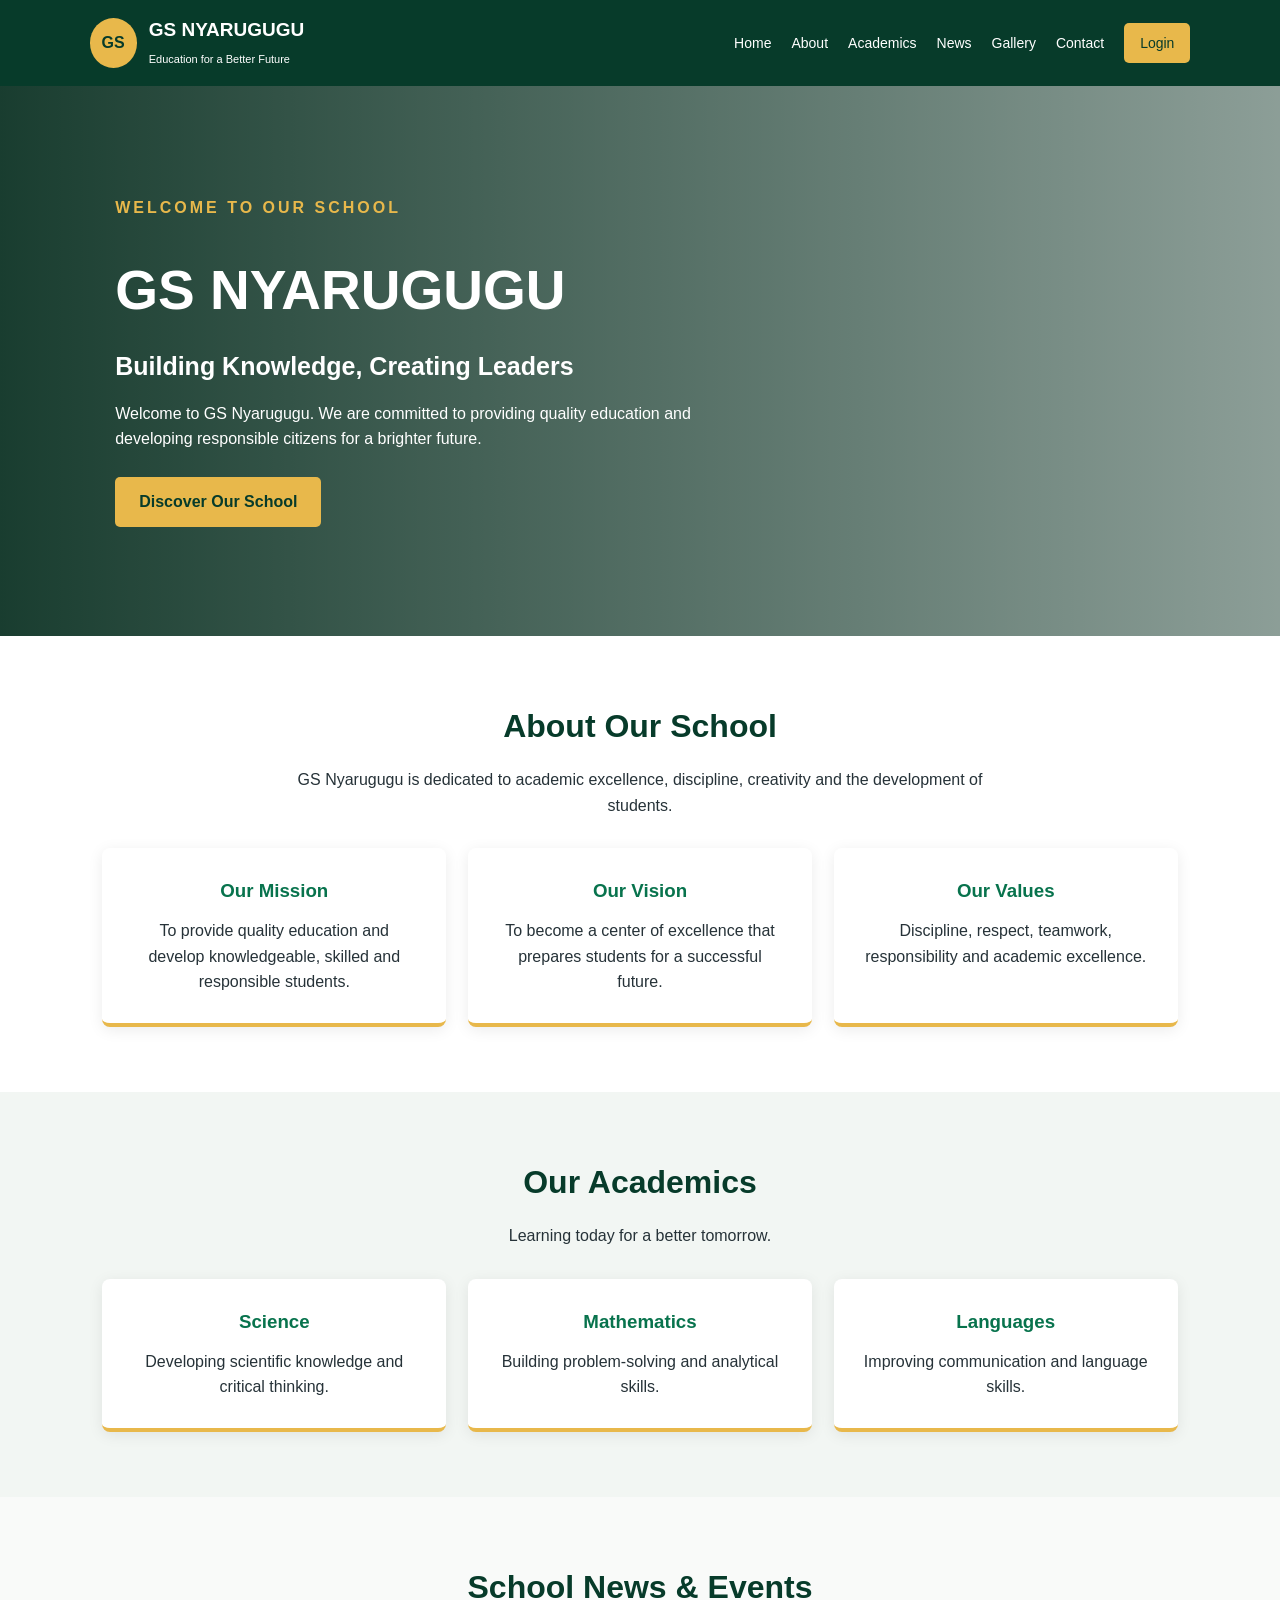
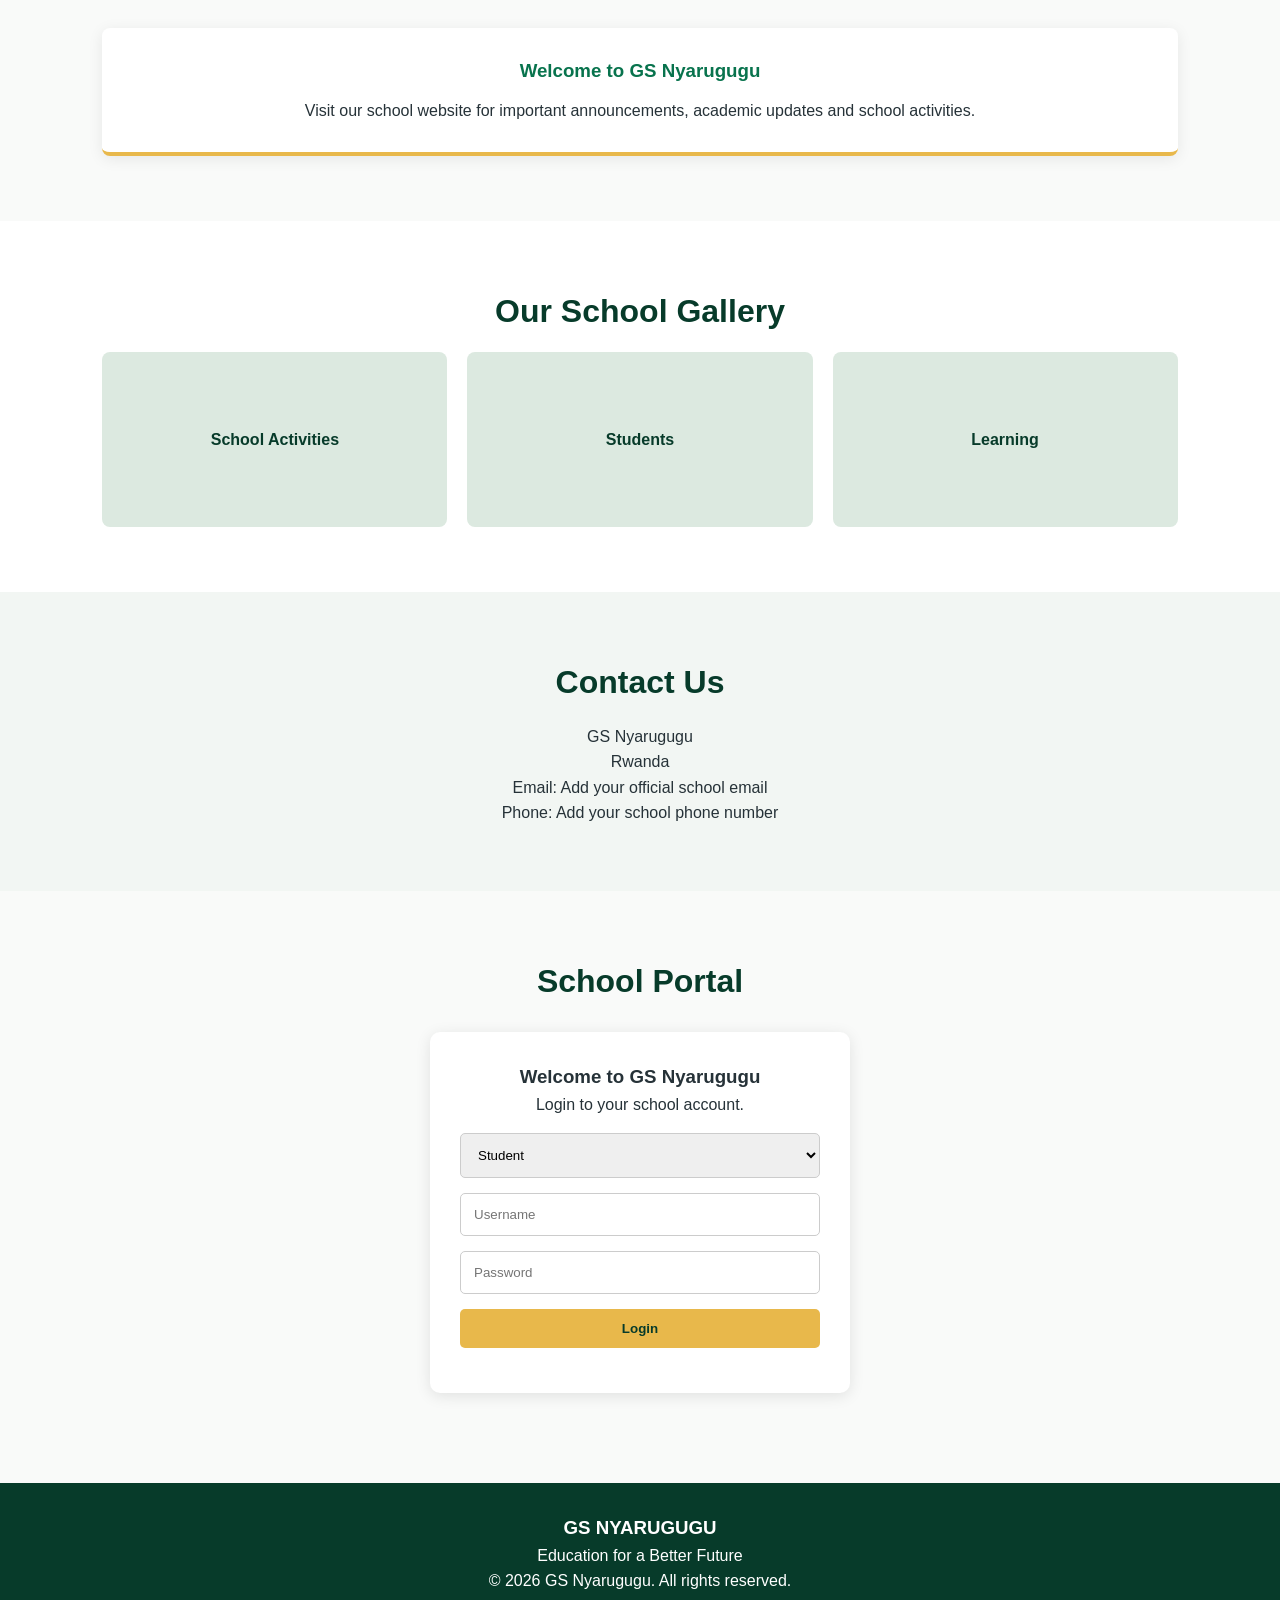
<file: index.html>
<!DOCTYPE html>
<html lang="en">
<head>
    <meta charset="UTF-8">
    <meta name="viewport" content="width=device-width, initial-scale=1.0">
    <title>GS Nyarugugu | Official School Website</title>
    <link rel="stylesheet" href="style.css">
</head>
<body>

<header>
    <div class="logo">
        <div class="logo-icon">GS</div>
        <div>
            <h2>GS NYARUGUGU</h2>
            <small>Education for a Better Future</small>
        </div>
    </div>

    <button class="menu-btn" onclick="toggleMenu()">☰</button>

    <nav id="navigation">
        <a href="#home">Home</a>
        <a href="#about">About</a>
        <a href="#academics">Academics</a>
        <a href="#news">News</a>
        <a href="#gallery">Gallery</a>
        <a href="#contact">Contact</a>
        <a href="#login" class="login-btn">Login</a>
    </nav>
</header>

<section class="hero" id="home">
    <div class="hero-content">
        <p class="welcome">WELCOME TO OUR SCHOOL</p>
        <h1>GS NYARUGUGU</h1>
        <h2>Building Knowledge, Creating Leaders</h2>
        <p>
            Welcome to GS Nyarugugu. We are committed to providing
            quality education and developing responsible citizens
            for a brighter future.
        </p>
        <a href="#about" class="btn">Discover Our School</a>
    </div>
</section>

<section class="section" id="about">
    <h2 class="section-title">About Our School</h2>
    <p class="intro">
        GS Nyarugugu is dedicated to academic excellence,
        discipline, creativity and the development of students.
    </p>

    <div class="cards">
        <div class="card">
            <h3>Our Mission</h3>
            <p>To provide quality education and develop knowledgeable,
            skilled and responsible students.</p>
        </div>

        <div class="card">
            <h3>Our Vision</h3>
            <p>To become a center of excellence that prepares students
            for a successful future.</p>
        </div>

        <div class="card">
            <h3>Our Values</h3>
            <p>Discipline, respect, teamwork, responsibility and
            academic excellence.</p>
        </div>
    </div>
</section>

<section class="section academics" id="academics">
    <h2 class="section-title">Our Academics</h2>
    <p class="intro">Learning today for a better tomorrow.</p>

    <div class="cards">
        <div class="card">
            <h3>Science</h3>
            <p>Developing scientific knowledge and critical thinking.</p>
        </div>

        <div class="card">
            <h3>Mathematics</h3>
            <p>Building problem-solving and analytical skills.</p>
        </div>

        <div class="card">
            <h3>Languages</h3>
            <p>Improving communication and language skills.</p>
        </div>
    </div>
</section>

<section class="section news" id="news">
    <h2 class="section-title">School News & Events</h2>

    <div class="card">
        <h3>Welcome to GS Nyarugugu</h3>
        <p>Visit our school website for important announcements,
        academic updates and school activities.</p>
    </div>
</section>

<section class="section" id="gallery">
    <h2 class="section-title">Our School Gallery</h2>
    <div class="gallery">
        <div class="gallery-item">School Activities</div>
        <div class="gallery-item">Students</div>
        <div class="gallery-item">Learning</div>
    </div>
</section>

<section class="section contact" id="contact">
    <h2 class="section-title">Contact Us</h2>
    <p>GS Nyarugugu</p>
    <p>Rwanda</p>
    <p>Email: Add your official school email</p>
    <p>Phone: Add your school phone number</p>
</section>


<section class="section login-section" id="login">
    <h2 class="section-title">School Portal</h2>

    <div class="login-card">
        <h3>Welcome to GS Nyarugugu</h3>
        <p>Login to your school account.</p>

        <select id="role">
            <option value="student">Student</option>
            <option value="teacher">Teacher</option>
            <option value="admin">Administrator</option>
        </select>

        <input type="text" id="username" placeholder="Username">

        <input type="password" id="password" placeholder="Password">

        <button class="btn" onclick="login()">Login</button>

        <p id="login-message"></p>
    </div>
</section>

<footer>
    <h3>GS NYARUGUGU</h3>
    <p>Education for a Better Future</p>
    <p>© <span id="year"></span> GS Nyarugugu. All rights reserved.</p>
</footer>

<script src="script.js"></script>
</body>
</html>
</file>
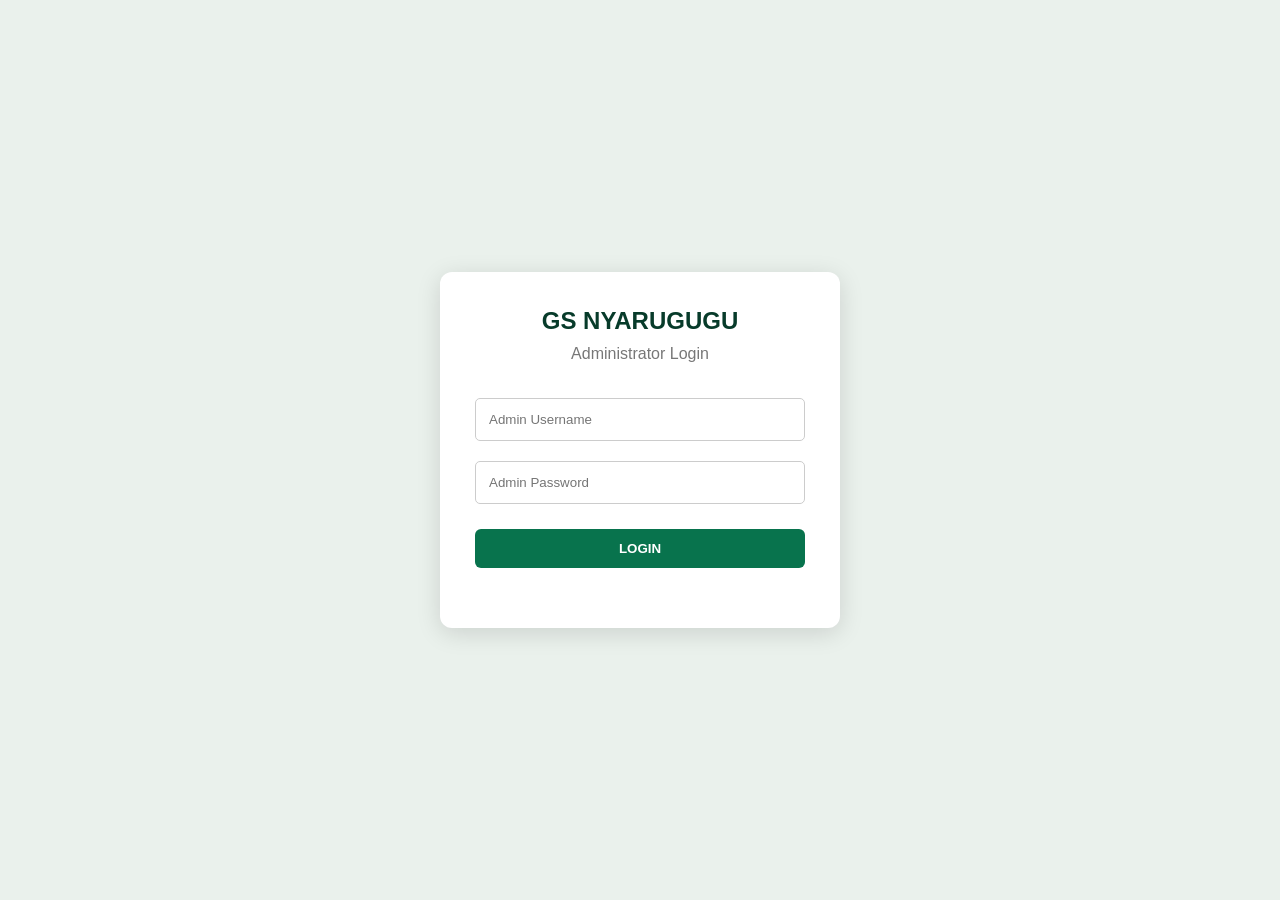
<file: admin-login.html>
<!DOCTYPE html>
<html lang="en">
<head>
    <meta charset="UTF-8">
    <meta name="viewport" content="width=device-width, initial-scale=1.0">
    <title>GS Nyarugugu Admin Login</title>
    <link rel="stylesheet" href="admin.css">
    <style>
        body {
            min-height: 100vh;
            display: flex;
            justify-content: center;
            align-items: center;
            background: #eaf1ec;
        }

        .login-box {
            width: 90%;
            max-width: 400px;
            background: white;
            padding: 35px;
            border-radius: 12px;
            box-shadow: 0 5px 25px #0002;
        }

        .login-box h2 {
            color: #073b2a;
            text-align: center;
            margin-bottom: 10px;
        }

        .login-box p {
            text-align: center;
            color: #777;
            margin-bottom: 25px;
        }

        .login-box input {
            width: 100%;
            padding: 13px;
            margin: 10px 0;
            border: 1px solid #ccc;
            border-radius: 5px;
        }

        .login-box button {
            width: 100%;
            margin-top: 15px;
        }

        #message {
            margin-top: 15px;
            font-size: 14px;
        }
    </style>
</head>
<body>

<div class="login-box">
    <h2>GS NYARUGUGU</h2>
    <p>Administrator Login</p>

    <form id="loginForm">
        <input type="text" id="username"
               placeholder="Admin Username" required>

        <input type="password" id="password"
               placeholder="Admin Password" required>

        <button type="submit" class="primary-btn">
            LOGIN
        </button>
    </form>

    <p id="message"></p>
</div>

<script src="admin-login.js"></script>
</body>
</html>
</file>
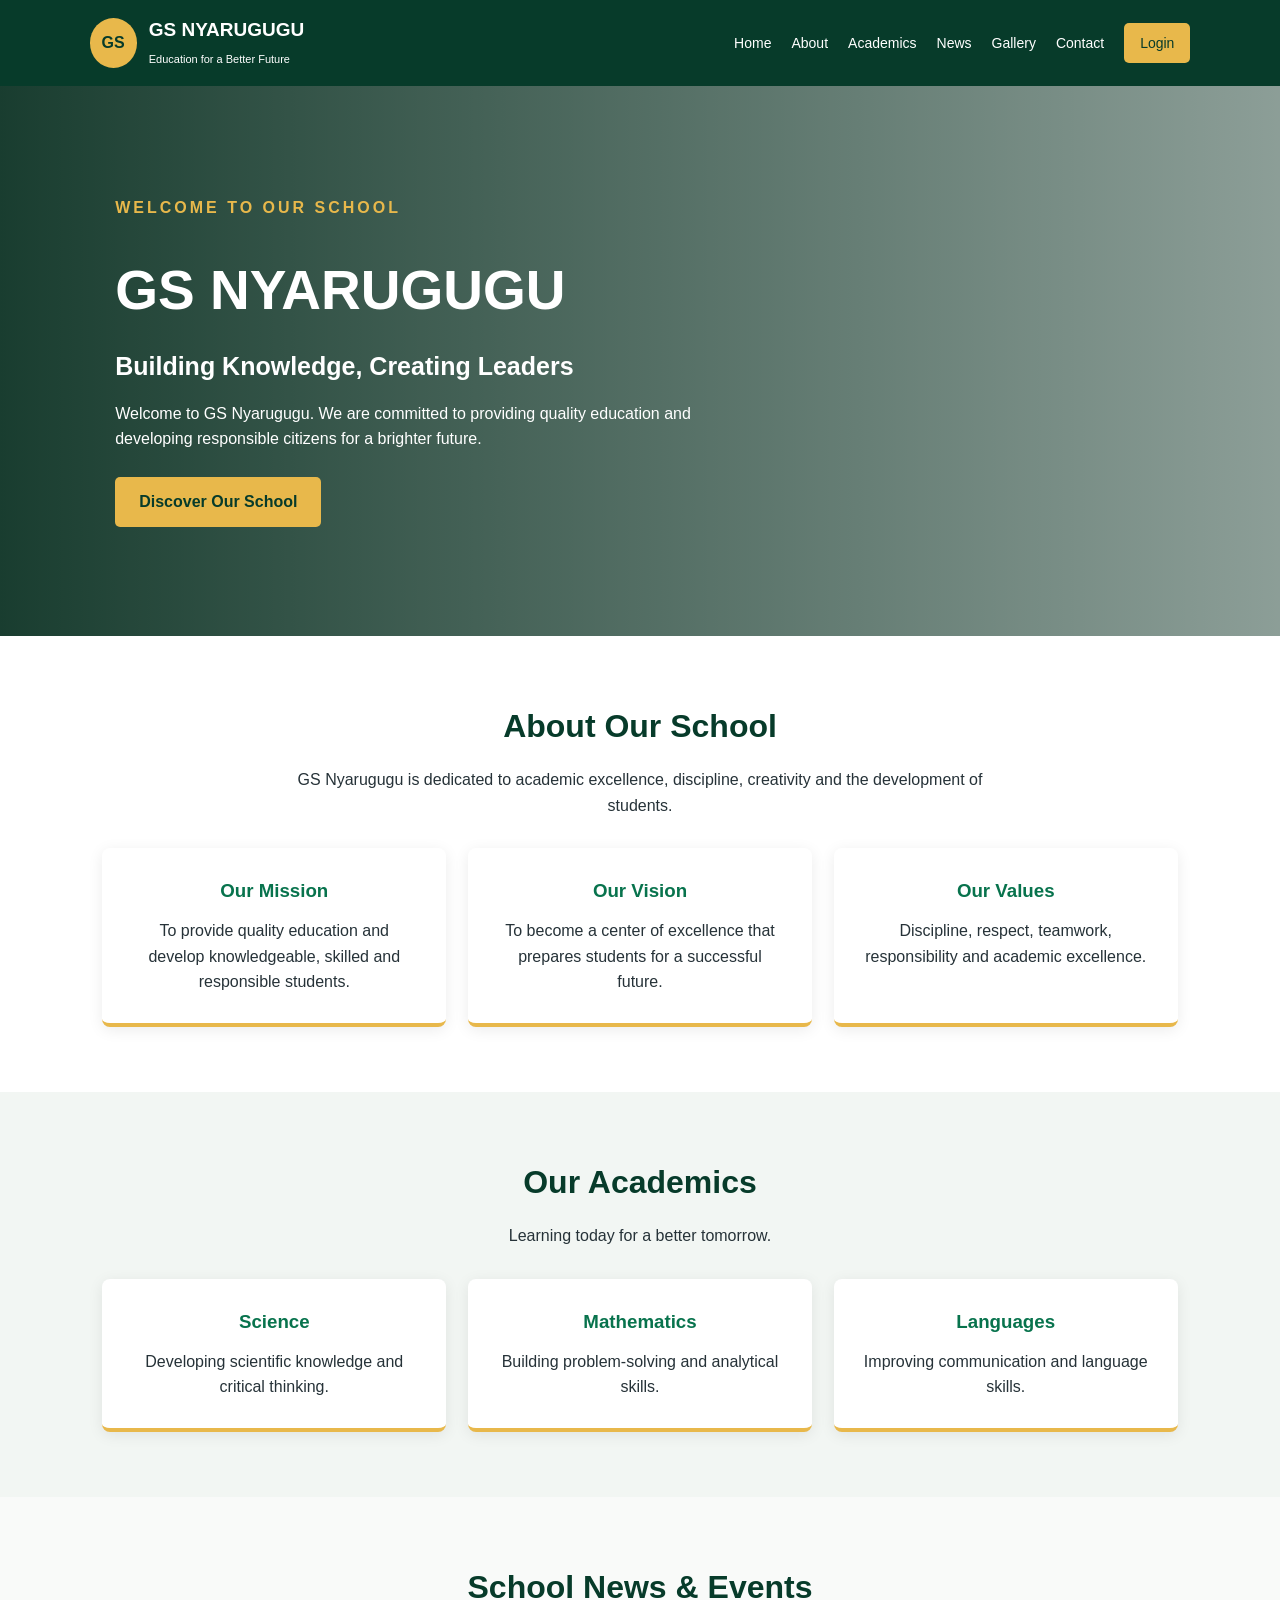
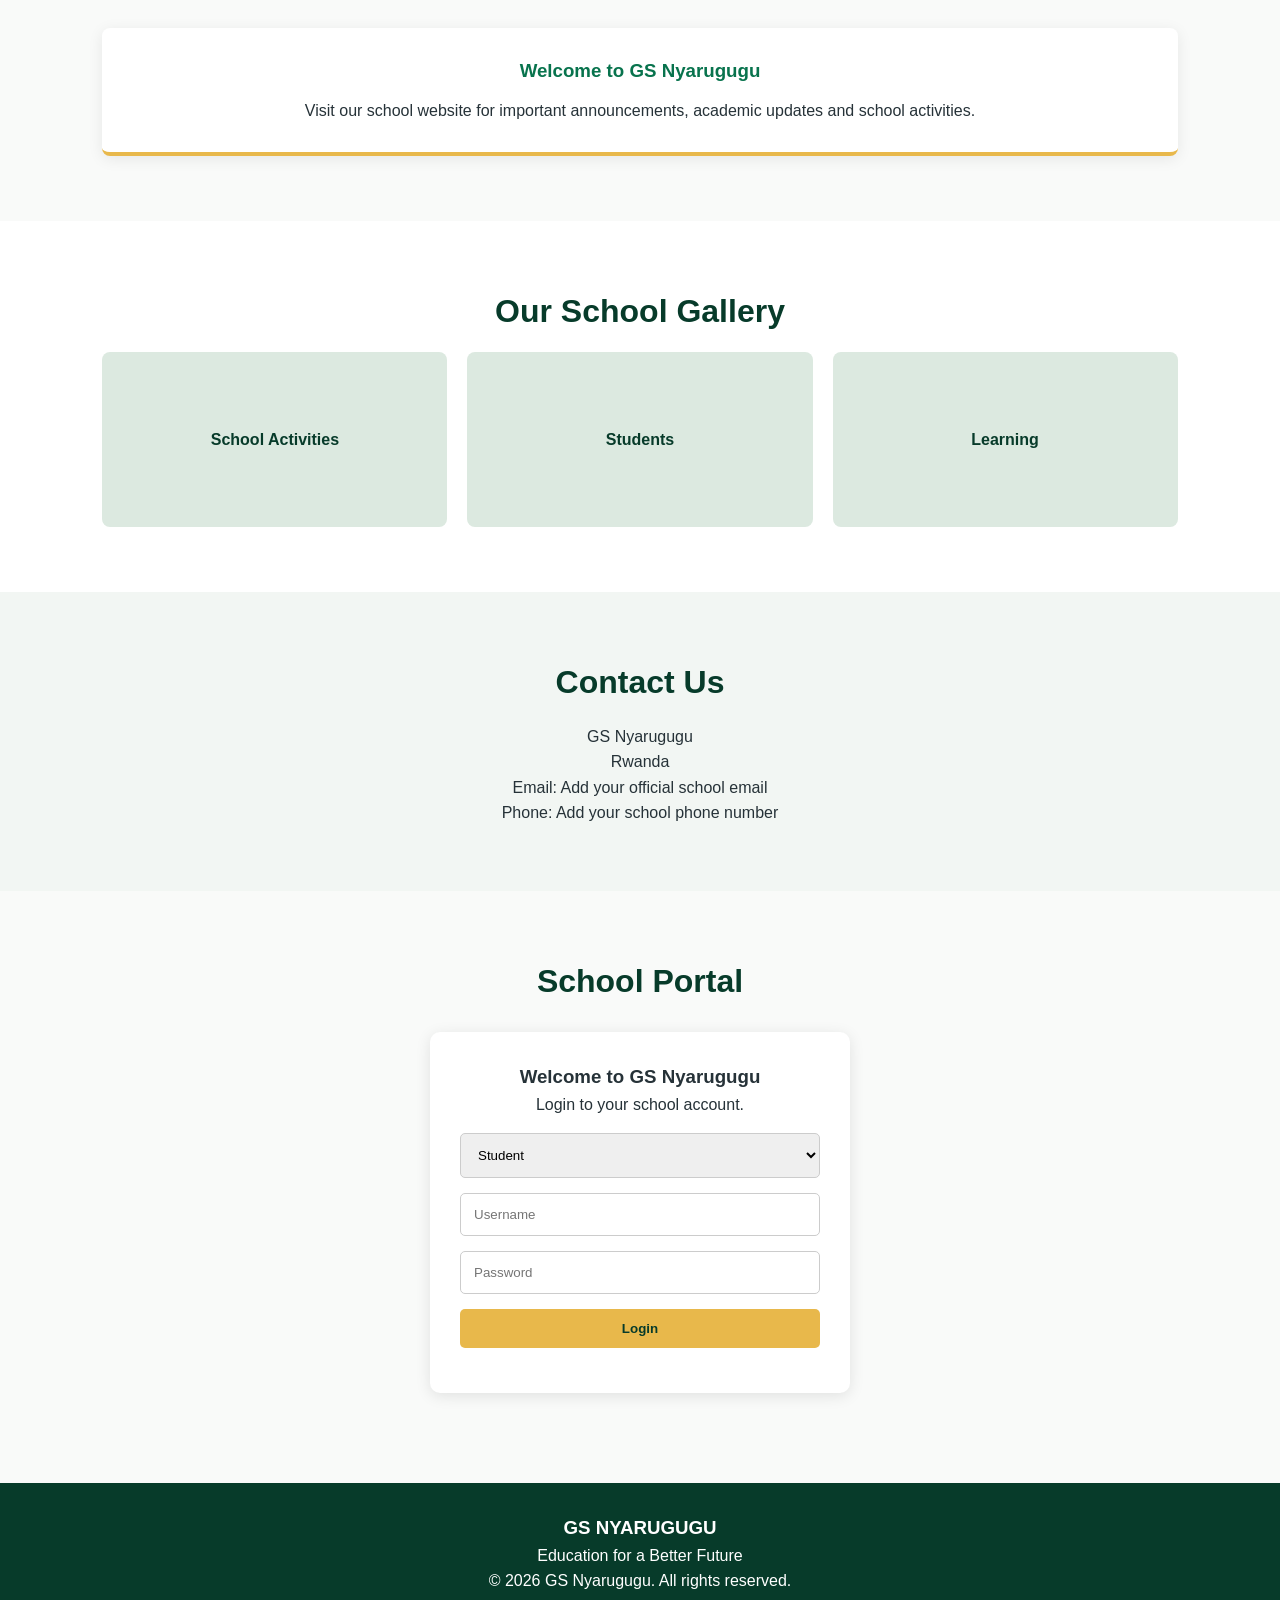
<file: admin.html>
<!DOCTYPE html>
<html lang="en">
<head>
    <meta charset="UTF-8">
    <meta name="viewport" content="width=device-width, initial-scale=1.0">
    <title>GS Nyarugugu Admin Dashboard</title>
    <link rel="stylesheet" href="admin.css">
</head>
<body>

<script>
if (sessionStorage.getItem("gs_admin_logged_in") !== "true") {
    window.location.replace("index.html#login");
}
</script>



<div class="sidebar" id="sidebar">
    <div class="brand">
        <div class="brand-icon">GS</div>
        <div>
            <h2>GS NYARUGUGU</h2>
            <small>School Administration</small>
        </div>
    </div>

    <div class="admin-profile">
        <div class="avatar">A</div>
        <div>
            <strong>Administrator</strong>
            <small>School Admin</small>
        </div>
    </div>

    <p class="menu-title">MAIN MENU</p>

    <button class="nav-link active" onclick="showPage('dashboard',this)">▦ Dashboard</button>
    <button class="nav-link" onclick="showPage('students',this)">♟ Students</button>
    <button class="nav-link" onclick="showPage('teachers',this)">♙ Teachers</button>
    <button class="nav-link" onclick="showPage('classes',this)">▤ Classes</button>
    <button class="nav-link" onclick="showPage('marks',this)">▣ Student </button>

    <button class="logout" onclick="logout()"> Logout</button>
</div>

<main class="main">

    <header class="topbar">
        <button class="menu-toggle" onclick="toggleSidebar()">☰</button>
        <div>
            <h2>Admin Dashboard</h2>
            <small>Welcome to GS Nyarugugu Management System</small>
        </div>
        <div class="top-admin">ADMIN</div>
    </header>

    <!-- DASHBOARD -->
    <section id="dashboard" class="page active">
        <h2>Dashboard Overview</h2>
        <p class="subtitle">Here is your school information.</p>

        <div class="stats">
            <div class="stat-card">
                <span>👨‍🎓</span>
                <p>Total Students</p>
                <h2 id="studentCount">0</h2>
            </div>

            <div class="stat-card">
                <span>👩‍🏫</span>
                <p>Total Teachers</p>
                <h2 id="teacherCount">0</h2>
            </div>

            <div class="stat-card">
                <span>🏫</span>
                <p>Total Classes</p>
                <h2>0</h2>
            </div>

            <div class="stat-card">
                <span>📚</span>
                <p>School Status</p>
                <h2 class="status">Active</h2>
            </div>
        </div>

        <div class="panel">
            <h3>Recent Students</h3>
            <div class="table-wrap">
                <table>
                    <thead>
                        <tr>
                            <th>Student ID</th>
                            <th>Name</th>
                            <th>Class</th>
                            <th>Gender</th>
                        </tr>
                    </thead>
                    <tbody id="recentStudents"></tbody>
                </table>
            </div>
        </div>
    </section>

    <!-- STUDENTS -->
    <section id="students" class="page">
        <div class="page-heading">
            <div>
                <h2>Manage Students</h2>
                <p class="subtitle">Add, update and delete student records.</p>
            </div>
            <button class="primary-btn" onclick="openModal('student')">+ Add Student</button>
        </div>

        <input class="search" id="studentSearch"
               placeholder="Search students..."
               oninput="renderStudents()">

        <div class="panel table-wrap">
            <table>
                <thead>
                    <tr>
                        <th>ID</th>
                        <th>Student Name</th>
                        <th>Gender</th>
                        <th>Class</th>
                        <th>Actions</th>
                    </tr>
                </thead>
                <tbody id="studentTable"></tbody>
            </table>
        </div>
    </section>

    <!-- TEACHERS -->
    <section id="teachers" class="page">
        <div class="page-heading">
            <div>
                <h2>Manage Teachers</h2>
                <p class="subtitle">Manage school teacher information.</p>
            </div>
            <button class="primary-btn" onclick="openModal('teacher')">+ Add Teacher</button>
        </div>

        <input class="search" id="teacherSearch"
               placeholder="Search teachers..."
               oninput="renderTeachers()">

        <div class="panel table-wrap">
            <table>
                <thead>
                    <tr>
                        <th>ID</th>
                        <th>Teacher Name</th>
                        <th>Subject</th>
                        <th>Phone</th>
                        <th>Actions</th>
                    </tr>
                </thead>
                <tbody id="teacherTable"></tbody>
            </table>
        </div>
    </section>

    <!-- CLASSES -->
    <section id="classes" class="page">
        <h2>Manage Classes</h2>
        <p class="subtitle">Overview of school classes.</p>

        <div class="panel">
            <h3>Class Information</h3>
            <p>Class management can be connected to the school database in the next development stage.</p>
            <div class="class-grid">
                <div class="class-card">Senior 1</div>
                <div class="class-card">Senior 2</div>
                <div class="class-card">Senior 3</div>
                <div class="class-card">Senior 4</div>
                <div class="class-card">Senior 5</div>
                <div class="class-card">Senior 6</div>
            </div>
        </div>
    </section>

    <!-- MARKS -->
    <section id="marks" class="page">
        <h2>Student Marks</h2>
        <p class="subtitle">Academic performance management.</p>

        <div class="panel">
            <h3>Marks Management</h3>
            <p>A marks-entry and report-generation module can be added in the next stage.</p>
        </div>
    </section>

</main>

<!-- ADD / EDIT MODAL -->
<div class="modal" id="recordModal">
    <div class="modal-content">
        <button class="close" onclick="closeModal()">×</button>
        <h2 id="modalTitle">Add Record</h2>

        <form id="recordForm">
            <label>Full Name</label>
            <input id="recordName" required>

            <div id="studentFields">
                <label>Gender</label>
                <select id="recordGender">
                    <option value="Male">Male</option>
                    <option value="Female">Female</option>
                </select>

                <label>Class</label>
                <input id="recordClass" placeholder="Example: Senior 3">
            </div>

            <div id="teacherFields" hidden>
                <label>Subject</label>
                <input id="recordSubject" placeholder="Example: Mathematics">

                <label>Phone</label>
                <input id="recordPhone" placeholder="Teacher phone number">
            </div>

            <button class="primary-btn save-btn" type="submit">Save Record</button>
        </form>
    </div>
</div>

<script src="admin.js"></script>
</body>
</html>
</file>
<file: style.css>
* {
    margin: 0;
    padding: 0;
    box-sizing: border-box;
}

html {
    scroll-behavior: smooth;
}

body {
    font-family: Arial, sans-serif;
    color: #263238;
    line-height: 1.6;
}

header {
    background: #073b2a;
    color: white;
    padding: 15px 7%;
    display: flex;
    align-items: center;
    justify-content: space-between;
    position: sticky;
    top: 0;
    z-index: 100;
}

.logo {
    display: flex;
    align-items: center;
    gap: 12px;
}

.logo-icon {
    background: #e8b84b;
    color: #073b2a;
    padding: 12px;
    font-weight: bold;
    border-radius: 50%;
}

.logo h2 {
    font-size: 19px;
}

.logo small {
    font-size: 11px;
}

nav {
    display: flex;
    align-items: center;
    gap: 20px;
}

nav a {
    color: white;
    text-decoration: none;
    font-size: 14px;
}

nav a:hover {
    color: #e8b84b;
}

.login-btn {
    background: #e8b84b;
    color: #073b2a;
    padding: 9px 16px;
    border-radius: 5px;
}

.menu-btn {
    display: none;
    background: transparent;
    color: white;
    border: none;
    font-size: 27px;
    cursor: pointer;
}

.hero {
    min-height: 550px;
    background: linear-gradient(90deg,
        rgba(0,40,25,.9),
        rgba(0,40,25,.45)),
        url("https://images.unsplash.com/photo-1509062522246-3755977927d7?w=1600")
        center/cover;
    display: flex;
    align-items: center;
    padding: 70px 9%;
    color: white;
}

.hero-content {
    max-width: 650px;
}

.welcome {
    color: #e8b84b;
    font-weight: bold;
    letter-spacing: 3px;
}

.hero h1 {
    font-size: 55px;
    margin: 12px 0;
}

.hero h2 {
    font-size: 25px;
    margin-bottom: 15px;
}

.hero p {
    margin-bottom: 25px;
}

.btn {
    display: inline-block;
    background: #e8b84b;
    color: #073b2a;
    padding: 12px 24px;
    border: none;
    border-radius: 5px;
    cursor: pointer;
    text-decoration: none;
    font-weight: bold;
}

.btn:hover {
    background: #d6a32e;
}

.section {
    padding: 65px 8%;
    text-align: center;
}

.section-title {
    color: #073b2a;
    font-size: 32px;
    margin-bottom: 15px;
}

.intro {
    max-width: 700px;
    margin: 0 auto 30px;
}

.cards {
    display: grid;
    grid-template-columns: repeat(3, 1fr);
    gap: 22px;
    margin-top: 30px;
}

.card {
    padding: 28px;
    background: white;
    box-shadow: 0 3px 15px rgba(0,0,0,.08);
    border-radius: 8px;
    border-bottom: 4px solid #e8b84b;
}

.card h3 {
    color: #08734d;
    margin-bottom: 12px;
}

.academics {
    background: #f2f6f3;
}

.news {
    background: #f9faf9;
}

.gallery {
    display: grid;
    grid-template-columns: repeat(3, 1fr);
    gap: 20px;
}

.gallery-item {
    background: #dce9e0;
    padding: 75px 15px;
    border-radius: 8px;
    color: #073b2a;
    font-weight: bold;
}

.contact {
    background: #f2f6f3;
}

.login-section {
    background: #f9faf9;
}

.login-card {
    max-width: 420px;
    margin: 25px auto;
    background: white;
    padding: 30px;
    border-radius: 10px;
    box-shadow: 0 3px 15px rgba(0,0,0,.1);
}

.login-card input,
.login-card select {
    display: block;
    width: 100%;
    padding: 13px;
    margin: 15px 0;
    border: 1px solid #ccc;
    border-radius: 5px;
}

.login-card .btn {
    width: 100%;
}

#login-message {
    margin-top: 15px;
}

footer {
    background: #073b2a;
    color: white;
    text-align: center;
    padding: 30px;
}

@media(max-width: 850px) {
    .menu-btn {
        display: block;
    }

    nav {
        display: none;
        position: absolute;
        top: 75px;
        left: 0;
        width: 100%;
        background: #073b2a;
        flex-direction: column;
        padding: 25px;
    }

    nav.active {
        display: flex;
    }

    .cards,
    .gallery {
        grid-template-columns: 1fr;
    }

    .hero h1 {
        font-size: 38px;
    }

    .hero h2 {
        font-size: 21px;
    }
}
</file>
<file: admin.css>
* {
    margin: 0;
    padding: 0;
    box-sizing: border-box;
}

body {
    font-family: Arial, sans-serif;
    background: #f3f6f4;
    color: #26352e;
}

.sidebar {
    width: 255px;
    height: 100vh;
    background: #073b2a;
    color: white;
    position: fixed;
    left: 0;
    top: 0;
    padding: 22px 15px;
    display: flex;
    flex-direction: column;
    z-index: 10;
}

.brand {
    display: flex;
    align-items: center;
    gap: 10px;
    padding: 5px;
}

.brand-icon {
    background: #e8b84b;
    color: #073b2a;
    padding: 12px;
    border-radius: 50%;
    font-weight: bold;
}

.brand h2 {
    font-size: 15px;
}

.brand small,
.admin-profile small {
    color: #b6c9be;
    font-size: 11px;
}

.admin-profile {
    display: flex;
    align-items: center;
    gap: 12px;
    background: #14543d;
    padding: 15px;
    border-radius: 8px;
    margin: 30px 0;
}

.admin-profile strong {
    display: block;
    font-size: 13px;
}

.avatar {
    background: #e8b84b;
    color: #073b2a;
    padding: 12px 15px;
    border-radius: 50%;
    font-weight: bold;
}

.menu-title {
    font-size: 11px;
    color: #a6bdb0;
    margin: 10px;
}

.nav-link {
    background: transparent;
    border: none;
    color: white;
    padding: 14px;
    text-align: left;
    width: 100%;
    border-radius: 6px;
    cursor: pointer;
    margin-bottom: 6px;
    font-size: 14px;
    height: 2.4rem;
}

.nav-link:hover,
.nav-link.active {
    background: #e8b84b;
    color: #073b2a;
}

.logout {
    
    background: #c84646;
    color: white;
    border: none;
    padding: 14px;
    border-radius: 6px;
    cursor: pointer;
}

.main {
    margin-left: 255px;
    padding: 25px;
}

.topbar {
    display: flex;
    justify-content: space-between;
    align-items: center;
    background: white;
    padding: 18px 22px;
    border-radius: 9px;
    margin-bottom: 30px;
    box-shadow: 0 2px 10px #00000008;
}

.topbar h2 {
    color: #073b2a;
}

.topbar small {
    color: #777;
}

.top-admin {
    background: #e8f4ec;
    color: #08734d;
    padding: 10px;
    border-radius: 6px;
    font-weight: bold;
}

.menu-toggle {
    display: none;
    border: none;
    background: transparent;
    font-size: 24px;
    cursor: pointer;
}

.page {
    display: none;
}

.page.active {
    display: block;
}

.page h2 {
    color: #073b2a;
}

.subtitle {
    color: #7c8981;
    margin: 8px 0 25px;
}

.stats {
    display: grid;
    grid-template-columns: repeat(4, 1fr);
    gap: 18px;
    margin-bottom: 30px;
}

.stat-card {
    background: white;
    padding: 22px;
    border-radius: 9px;
    border-left: 4px solid #e8b84b;
    box-shadow: 0 2px 10px #00000008;
}

.stat-card span {
    font-size: 27px;
}

.stat-card p {
    color: #777;
    margin: 12px 0;
    font-size: 14px;
}

.stat-card h2 {
    font-size: 27px;
}

.status {
    color: #08734d;
}

.panel {
    background: white;
    padding: 22px;
    border-radius: 9px;
    margin-top: 20px;
    box-shadow: 0 2px 10px #00000008;
}

.panel h3 {
    margin-bottom: 18px;
    color: #073b2a;
}

.page-heading {
    display: flex;
    justify-content: space-between;
    align-items: center;
    gap: 15px;
}

.primary-btn {
    background: #08734d;
    color: white;
    border: none;
    padding: 12px 18px;
    border-radius: 6px;
    cursor: pointer;
    font-weight: bold;
}

.primary-btn:hover {
    background: #055d3d;
}

.search {
    width: 100%;
    max-width: 400px;
    padding: 13px;
    border: 1px solid #ddd;
    border-radius: 6px;
    margin: 15px 0;
}

.table-wrap {
    overflow-x: auto;
}

table {
    width: 100%;
    border-collapse: collapse;
    min-width: 550px;
}

th, td {
    padding: 15px;
    text-align: left;
    border-bottom: 1px solid #eee;
    font-size: 13px;
}

th {
    background: #f0f6f2;
    color: #073b2a;
}

.action-btn {
    border: none;
    padding: 7px 10px;
    border-radius: 4px;
    cursor: pointer;
    margin: 2px;
}

.edit-btn {
    background: #e7f1ff;
    color: #1765ae;
}

.delete-btn {
    background: #ffe8e8;
    color: #c12e2e;
}

.class-grid {
    display: grid;
    grid-template-columns: repeat(3, 1fr);
    gap: 15px;
    margin-top: 20px;
}

.class-card {
    background: #eaf4ed;
    padding: 25px;
    text-align: center;
    color: #08734d;
    font-weight: bold;
    border-radius: 7px;
}

.modal {
    display: none;
    position: fixed;
    inset: 0;
    background: #0009;
    z-index: 30;
    align-items: center;
    justify-content: center;
    padding: 15px;
}

.modal.show {
    display: flex;
}

.modal-content {
    background: white;
    width: 100%;
    max-width: 450px;
    padding: 28px;
    border-radius: 10px;
    position: relative;
}

.modal-content h2 {
    color: #073b2a;
    margin-bottom: 20px;
}

.close {
    position: absolute;
    right: 18px;
    top: 12px;
    background: none;
    border: none;
    font-size: 27px;
    cursor: pointer;
}

.modal-content label {
    display: block;
    margin-top: 12px;
    font-size: 13px;
}

.modal-content input,
.modal-content select {
    width: 100%;
    padding: 12px;
    margin-top: 6px;
    border: 1px solid #ddd;
    border-radius: 5px;
}

.save-btn {
    width: 100%;
    margin-top: 22px;
}

@media(max-width: 900px) {
    .stats {
        grid-template-columns: repeat(2, 1fr);
    }
}

@media(max-width: 650px) {
    .sidebar {
        transform: translateX(-100%);
        transition: .3s;
    }

    .sidebar.open {
        transform: translateX(0);
    }

    .main {
        margin-left: 0;
        padding: 12px;
    }

    .menu-toggle {
        display: block;
    }

    .topbar {
        gap: 10px;
    }

    .stats {
        grid-template-columns: 1fr 1fr;
    }

    .page-heading {
        align-items: flex-start;
        flex-direction: column;
    }

    .class-grid {
        grid-template-columns: 1fr 1fr;
    }
}
</file>
